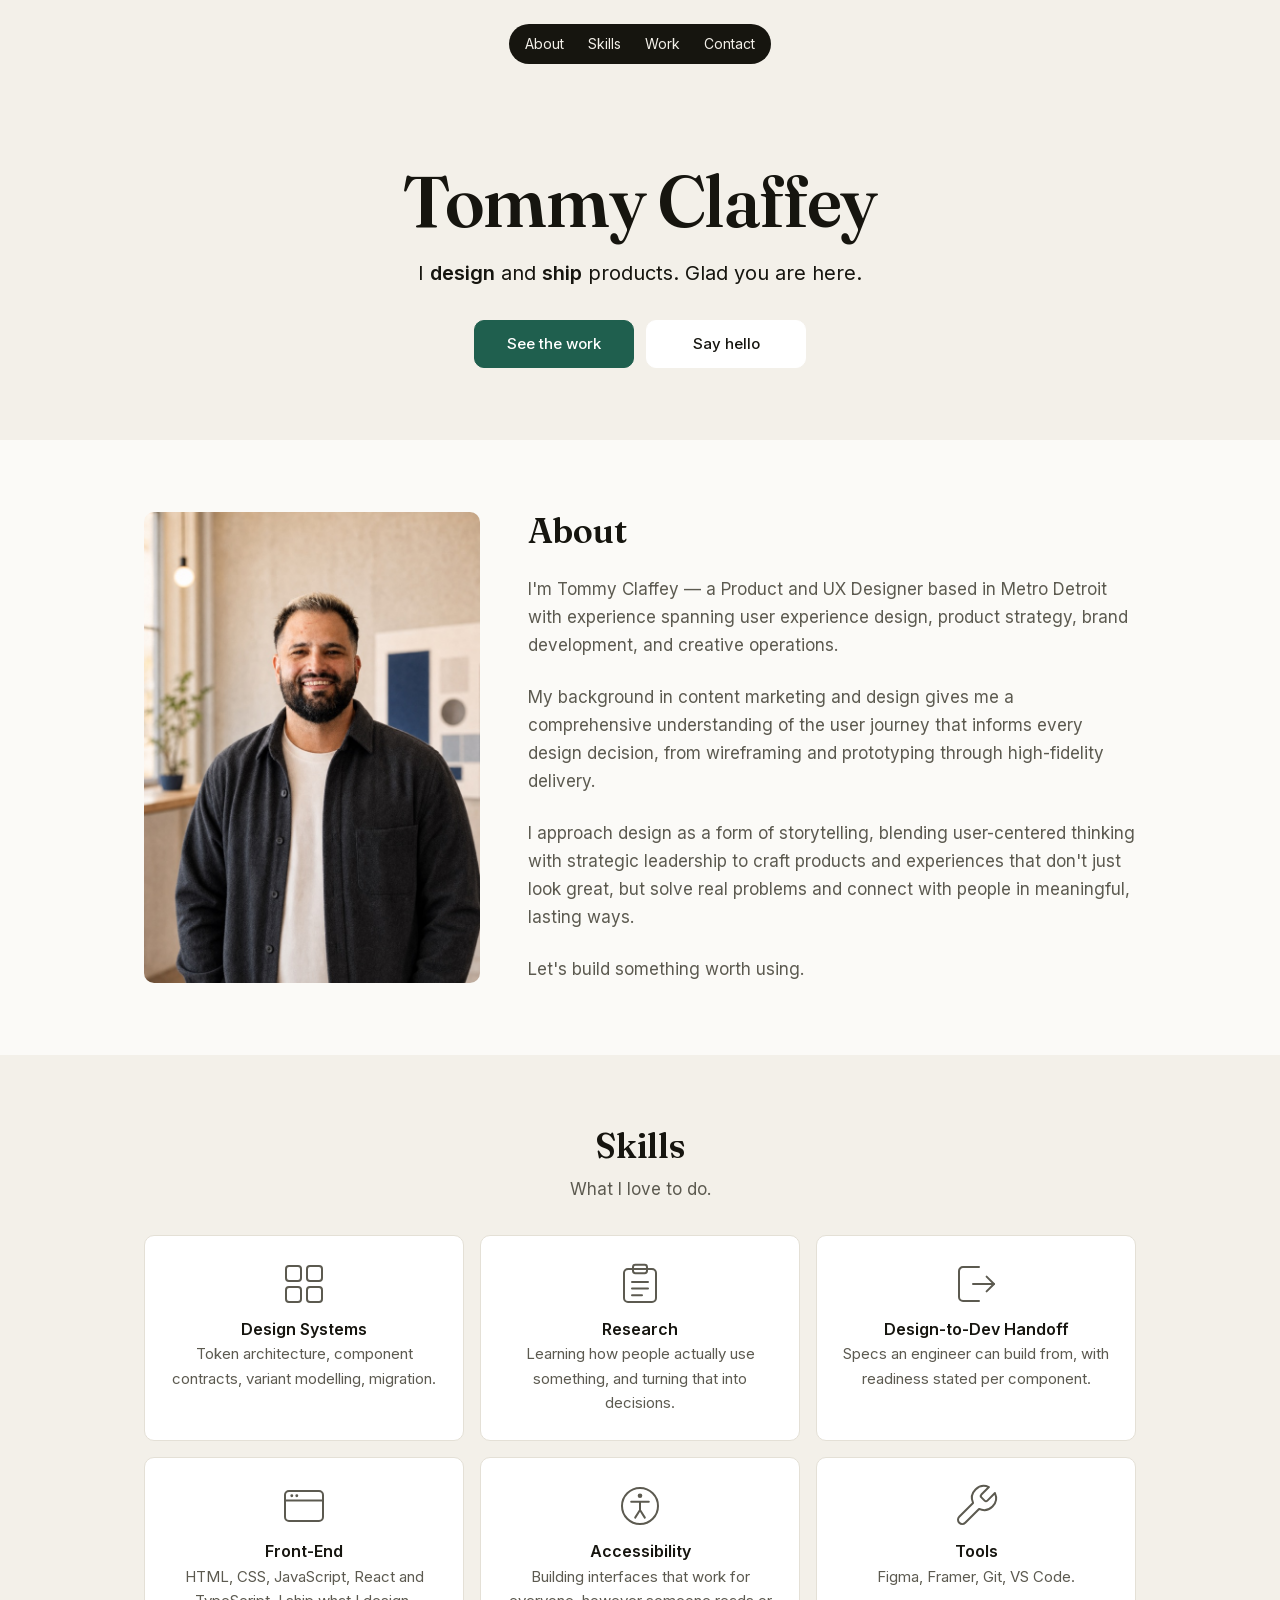
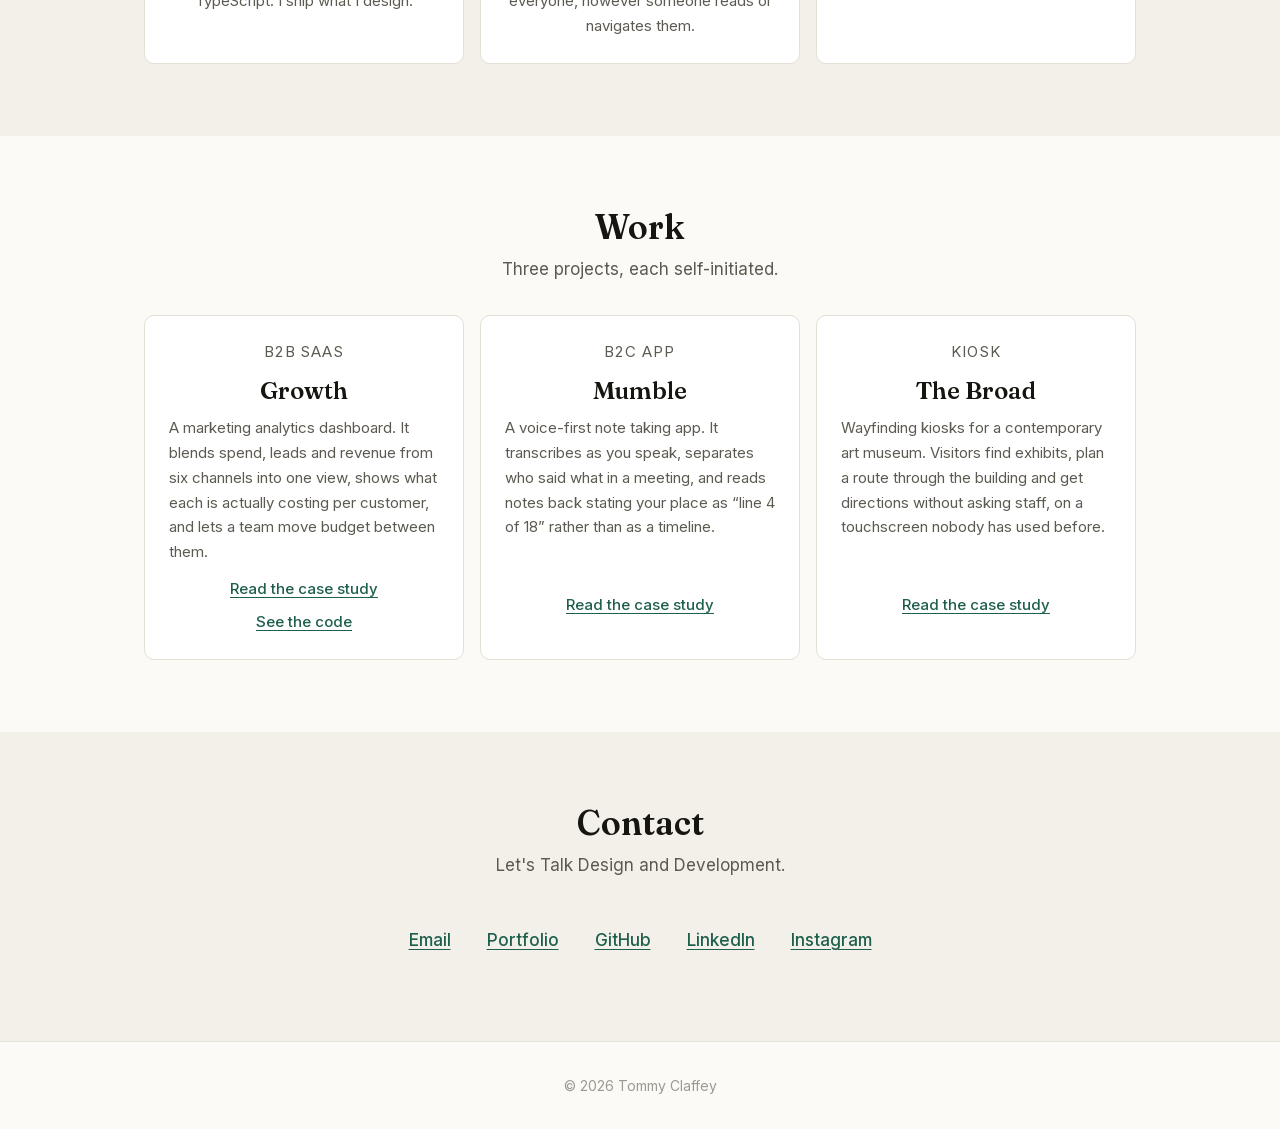
<file: index.html>
<!DOCTYPE html>
<html lang="en">
<head>
<meta charset="UTF-8">
<meta name="viewport" content="width=device-width, initial-scale=1.0">
<title>Tommy Claffey — Product &amp; UX Designer</title>
<meta name="description" content="Tommy Claffey — product and UX designer. Design systems, accessibility, and design-to-developer handoff.">
<!-- Fonts are local and preloaded. Loading them from Google meant the font
     files arrived AFTER first paint, text reflowed when they swapped in, and
     the page height changed under whatever scroll position was already set.
     Preloading same-origin files means layout is correct on the first paint,
     so there is nothing to shift afterwards. Only the two faces used above
     the fold are preloaded -- preloading all five would just make them
     compete for bandwidth. -->
<link rel="preload" href="assets/fonts/fraunces-600.woff2" as="font" type="font/woff2" crossorigin>
<link rel="preload" href="assets/fonts/inter-400.woff2" as="font" type="font/woff2" crossorigin>
<link rel="stylesheet" href="style.css">
</head>
<body>

<!-- First tab stop on the page. Without it a keyboard user walks the entire nav
     before reaching content, on every single visit. -->
<a class="skip" href="#main">Skip to content</a>

<header class="hero">
  <nav class="nav" aria-label="Primary">
    <ul class="nav__list">
      <li><a href="#about">About</a></li>
      <li><a href="#skills">Skills</a></li>
      <li><a href="#work">Work</a></li>
      <li><a href="#contact">Contact</a></li>
    </ul>
  </nav>

  <div class="hero__body">
    <h1 class="hero__name">Tommy Claffey</h1>
    <p class="hero__pitch">
      I <strong>design</strong> and <strong>ship</strong> products. Glad you are here.
    </p>
    <div class="hero__actions" style="display:grid;grid-template-columns:repeat(2,1fr);gap:12px;width:fit-content;margin-inline:auto">
      <a class="btn btn--primary" href="#work" style="justify-content:center">See the work</a>
      <a class="btn btn--primary btn--white" href="#contact" style="justify-content:center">Say hello</a>
    </div>
  </div>
</header>

<main id="main">

  <section class="section" id="about">
    <div class="about">
      <!-- width/height are the INTRINSIC pixel dimensions, not the rendered
           size. The browser uses their ratio to reserve the right space before
           the file arrives, so the text does not jump down when it loads. -->
      <div class="about__media">
        <img class="about__photo" src="assets/tommy.jpg" width="703" height="1100"
             alt="Tommy Claffey, standing in a studio">
      </div>
      <div class="about__body">
        <h2 class="section__title">About</h2>
        <div class="prose">
      <p>
        I'm Tommy Claffey — a Product and UX Designer based in Metro Detroit
        with experience spanning user experience design, product strategy,
        brand development, and creative operations.
      </p>
      <p>
        My background in content marketing and design gives me a comprehensive
        understanding of the user journey that informs every design decision,
        from wireframing and prototyping through high-fidelity delivery.
      </p>
      <p>
        I approach design as a form of storytelling, blending user-centered
        thinking with strategic leadership to craft products and experiences
        that don't just look great, but solve real problems and connect with
        people in meaningful, lasting ways.
      </p>
      <p>Let's build something worth using.</p>
        </div>
      </div>
    </div>
  </section>

  <section class="section" id="skills">
    <h2 class="section__title">Skills</h2>
    <p class="section__sub">What I love to do.</p>
    <ul class="skills">
      <li class="skill">
        <svg class="skill__icon" viewBox="0 0 24 24" width="48" height="48" fill="none" stroke="currentColor" stroke-width="1" stroke-linecap="round" stroke-linejoin="round" aria-hidden="true" focusable="false"><rect x="3" y="3" width="7.5" height="7.5" rx="1.5"/><rect x="13.5" y="3" width="7.5" height="7.5" rx="1.5"/><rect x="3" y="13.5" width="7.5" height="7.5" rx="1.5"/><rect x="13.5" y="13.5" width="7.5" height="7.5" rx="1.5"/></svg>
        <h3>Design Systems</h3>
        <p>Token architecture, component contracts, variant modelling, migration.</p>
      </li>
      <li class="skill">
        <svg class="skill__icon" viewBox="0 0 24 24" width="48" height="48" fill="none" stroke="currentColor" stroke-width="1" stroke-linecap="round" stroke-linejoin="round" aria-hidden="true" focusable="false"><rect x="4" y="4.5" width="16" height="16.5" rx="2"/><rect x="8.5" y="2.4" width="7" height="4.2" rx="1.2"/><path d="M8 11h8M8 14.3h8M8 17.6h5"/></svg>
        <h3>Research</h3>
        <p>Learning how people actually use something,
          and turning that into decisions.</p>
      </li>
      <li class="skill">
        <svg class="skill__icon" viewBox="0 0 24 24" width="48" height="48" fill="none" stroke="currentColor" stroke-width="1" stroke-linecap="round" stroke-linejoin="round" aria-hidden="true" focusable="false"><path d="M13.5 3.5H5.5a2 2 0 0 0-2 2v13a2 2 0 0 0 2 2h8"/><path d="M10.5 12h10.5"/><path d="M17.3 8.3 21 12l-3.7 3.7"/></svg>
        <h3>Design-to-Dev Handoff</h3>
        <p>Specs an engineer can build from, with readiness stated per component.</p>
      </li>
      <li class="skill">
        <svg class="skill__icon" viewBox="0 0 24 24" width="48" height="48" fill="none" stroke="currentColor" stroke-width="1" stroke-linecap="round" stroke-linejoin="round" aria-hidden="true" focusable="false"><rect x="2.5" y="4.5" width="19" height="15" rx="2"/><path d="M2.5 9.2h19"/><circle cx="5.9" cy="6.85" r="0.72" fill="currentColor" stroke="none"/><circle cx="8.4" cy="6.85" r="0.72" fill="currentColor" stroke="none"/></svg>
        <h3>Front-End</h3>
        <p>HTML, CSS, JavaScript, React and TypeScript. I ship what I design.</p>
      </li>
      <li class="skill">
        <svg class="skill__icon" viewBox="0 0 24 24" width="48" height="48" fill="none" stroke="currentColor" stroke-width="1" stroke-linecap="round" stroke-linejoin="round" aria-hidden="true" focusable="false"><circle cx="12" cy="12" r="9"/><circle cx="12" cy="6.9" r="1.15" fill="currentColor" stroke="none"/><path d="M7.6 9.9h8.8M12 9.9v4.1M12 14l-2.4 3.8M12 14l2.4 3.8"/></svg>
        <h3>Accessibility</h3>
        <p>Building interfaces that work for everyone,
        however someone reads or navigates them.</p>
      </li>
      <li class="skill">
        <svg class="skill__icon" viewBox="0 0 24 24" width="48" height="48" fill="none" stroke="currentColor" stroke-width="1" stroke-linecap="round" stroke-linejoin="round" aria-hidden="true" focusable="false"><path d="M14.7 6.3a1 1 0 0 0 0 1.4l1.6 1.6a1 1 0 0 0 1.4 0l3.77-3.77a6 6 0 0 1-7.94 7.94l-6.91 6.91a2.12 2.12 0 0 1-3-3l6.91-6.91a6 6 0 0 1 7.94-7.94l-3.76 3.76z"/></svg>
        <h3>Tools</h3>
        <p>Figma, Framer, Git, VS Code.</p>
      </li>
    </ul>
  </section>

  <section class="section" id="work">
    <h2 class="section__title">Work</h2>
    <p class="section__sub">Three projects, each self-initiated.</p>
    <div class="cards">

      <article class="card">
        <p class="card__tag">B2B SaaS</p>
        <h3 class="card__title">Growth</h3>
        <p>
          A marketing analytics dashboard. It blends spend, leads and revenue
          from six channels into one view, shows what each is actually costing
          per customer, and lets a team move budget between them.
        </p>
        <p class="card__links">
          <a href="https://www.tommyclaffey.com/portfolio/growth">Read the case study</a>
          <a href="https://github.com/tommyclaffey/Growth">See the code</a>
        </p>
      </article>

      <article class="card">
        <p class="card__tag">B2C app</p>
        <h3 class="card__title">Mumble</h3>
        <p>
          A voice-first note taking app. It transcribes as you speak, separates
          who said what in a meeting, and reads notes back stating your place as
          “line 4 of 18” rather than as a timeline.
        </p>
        <p class="card__links">
          <a href="https://www.tommyclaffey.com/portfolio/mumble">Read the case study</a>
        </p>
      </article>

      <article class="card">
        <p class="card__tag">Kiosk</p>
        <h3 class="card__title">The Broad</h3>
        <p>
          Wayfinding kiosks for a contemporary art museum. Visitors find exhibits,
          plan a route through the building and get directions without asking
          staff, on a touchscreen nobody has used before.
        </p>
        <p class="card__links">
          <a href="https://www.tommyclaffey.com/portfolio/broad">Read the case study</a>
        </p>
      </article>

    </div>
  </section>

  <section class="section" id="contact">
    <h2 class="section__title">Contact</h2>
    <p class="section__sub">Let's Talk Design and Development.</p>
    <ul class="contact">
      <li><a href="mailto:thomasclaffey@gmail.com">Email</a></li>
      <li><a href="https://www.tommyclaffey.com">Portfolio</a></li>
      <li><a href="https://github.com/tommyclaffey">GitHub</a></li>
      <li><a href="https://www.linkedin.com/in/tommyclaffey/">LinkedIn</a></li>
      <li><a href="https://www.instagram.com/mrtommyclaffey/">Instagram</a></li>
    </ul>
  </section>

</main>

<footer class="footer">
  <p>© 2026 Tommy Claffey</p>
</footer>


</body>
</html>
</file>
<file: style.css>
@font-face {
  font-family: 'Fraunces';
  font-style: normal;
  font-weight: 500;
  /* block, not swap. swap paints a fallback first and then reflows when the
     real font lands -- which is the layout shift this change exists to
     remove. With the files preloaded and same-origin, the block period is
     imperceptible. */
  font-display: block;
  src: url('assets/fonts/fraunces-500.woff2') format('woff2');
  unicode-range: U+0000-00FF, U+0131, U+0152-0153, U+02BB-02BC, U+02C6, U+02DA,
    U+02DC, U+0304, U+0308, U+0329, U+2000-206F, U+20AC, U+2122, U+2191, U+2193,
    U+2212, U+2215, U+FEFF, U+FFFD;
}

@font-face {
  font-family: 'Fraunces';
  font-style: normal;
  font-weight: 600;
  /* block, not swap. swap paints a fallback first and then reflows when the
     real font lands -- which is the layout shift this change exists to
     remove. With the files preloaded and same-origin, the block period is
     imperceptible. */
  font-display: block;
  src: url('assets/fonts/fraunces-600.woff2') format('woff2');
  unicode-range: U+0000-00FF, U+0131, U+0152-0153, U+02BB-02BC, U+02C6, U+02DA,
    U+02DC, U+0304, U+0308, U+0329, U+2000-206F, U+20AC, U+2122, U+2191, U+2193,
    U+2212, U+2215, U+FEFF, U+FFFD;
}

@font-face {
  font-family: 'Inter';
  font-style: normal;
  font-weight: 400;
  /* block, not swap. swap paints a fallback first and then reflows when the
     real font lands -- which is the layout shift this change exists to
     remove. With the files preloaded and same-origin, the block period is
     imperceptible. */
  font-display: block;
  src: url('assets/fonts/inter-400.woff2') format('woff2');
  unicode-range: U+0000-00FF, U+0131, U+0152-0153, U+02BB-02BC, U+02C6, U+02DA,
    U+02DC, U+0304, U+0308, U+0329, U+2000-206F, U+20AC, U+2122, U+2191, U+2193,
    U+2212, U+2215, U+FEFF, U+FFFD;
}

@font-face {
  font-family: 'Inter';
  font-style: normal;
  font-weight: 500;
  /* block, not swap. swap paints a fallback first and then reflows when the
     real font lands -- which is the layout shift this change exists to
     remove. With the files preloaded and same-origin, the block period is
     imperceptible. */
  font-display: block;
  src: url('assets/fonts/inter-500.woff2') format('woff2');
  unicode-range: U+0000-00FF, U+0131, U+0152-0153, U+02BB-02BC, U+02C6, U+02DA,
    U+02DC, U+0304, U+0308, U+0329, U+2000-206F, U+20AC, U+2122, U+2191, U+2193,
    U+2212, U+2215, U+FEFF, U+FFFD;
}

@font-face {
  font-family: 'Inter';
  font-style: normal;
  font-weight: 600;
  /* block, not swap. swap paints a fallback first and then reflows when the
     real font lands -- which is the layout shift this change exists to
     remove. With the files preloaded and same-origin, the block period is
     imperceptible. */
  font-display: block;
  src: url('assets/fonts/inter-600.woff2') format('woff2');
  unicode-range: U+0000-00FF, U+0131, U+0152-0153, U+02BB-02BC, U+02C6, U+02DA,
    U+02DC, U+0304, U+0308, U+0329, U+2000-206F, U+20AC, U+2122, U+2191, U+2193,
    U+2212, U+2215, U+FEFF, U+FFFD;
}

/* =========================================================================
   Tokens — two tiers.

   Tier 1 is raw values. Tier 2 names them by the job they do. Nothing below
   this block uses a raw colour or a raw size, so retheming the page is an
   edit to this block and nothing else. That is the same discipline as a real
   design system, at the scale a single page justifies.
   ========================================================================= */

:root {
  /* Light only, declared rather than assumed. Without color-scheme a browser
     set to dark still darkens form controls, scrollbars and autofill -- so the
     page renders half-inverted: light surfaces with dark native chrome.
     Declaring it keeps the page consistent on a dark-mode machine. */
  color-scheme: light;

  /* --- tier 1: primitives ------------------------------------------- */
  --paper:      #FBFAF7;
  --paper-warm: #F3F0E9;
  --ink:        #16150F;
  --ink-60:     #5C5A50;
  --ink-30:     #9C9A90;
  --rule:       #E4E0D6;
  --green-700:  #174A3D;
  --green-600:  #1F5F4E;
  --green-100:  #E3EFEA;

  /* --- tier 2: semantic ---------------------------------------------- */
  --surface:        var(--paper);
  --surface-raised: #FFFFFF;
  --surface-sunken: var(--paper-warm);
  --text:           var(--ink);
  --text-muted:     var(--ink-60);
  --text-subtle:    var(--ink-30);
  --border:         var(--rule);
  --accent:         var(--green-600);
  --accent-press:   var(--green-700);
  --accent-tint:    var(--green-100);
  --focus:          var(--green-600);

  /* --- scale ---------------------------------------------------------- */
  --s-1: 4px;  --s-2: 8px;  --s-3: 12px; --s-4: 16px;
  --s-5: 24px; --s-6: 32px; --s-7: 48px; --s-8: 72px; --s-9: 112px;

  --container: 1040px;   /* one page-wide column, used by every band */
  --radius: 10px;
  /* Was used by the nav before it existed. An undefined custom property makes
     the whole declaration invalid, so border-radius silently fell back to 0 --
     square corners, no error, nothing in the console. */
  --radius-pill: 999px;
  /* An absolute width, deliberately NOT ch. `ch` resolves against the
     element's own font-size, so 62ch means ~620px on 17px body text and
     ~1050px on a 34px heading -- the same token producing two different
     widths depending on what it lands on. For a shared column edge it has to
     be one number. 38rem is that number, sized to the body measure. */
  --measure: 38rem;

  --sans: Inter, -apple-system, BlinkMacSystemFont, "Segoe UI", sans-serif;
  --serif: Fraunces, Georgia, "Times New Roman", serif;
}

/* ============================================================ base ==== */

*, *::before, *::after { box-sizing: border-box; }

body {
  margin: 0;
  background: var(--surface);
  color: var(--text);
  font: 400 17px/1.65 var(--sans);
  -webkit-font-smoothing: antialiased;
}

h1, h2, h3 { font-family: var(--serif); font-weight: 600; line-height: 1.15; margin: 0; }
p { margin: 0; }
img { max-width: 100%; display: block; }

a { color: var(--accent); text-underline-offset: 3px; }
a:hover { color: var(--accent-press); }

/* One focus style for everything, so no control can be missed. :focus-visible
   rather than :focus keeps it off mouse clicks without hiding it from
   keyboards — the mistake that makes a site unusable without a pointer. */
a:focus-visible,
button:focus-visible {
  outline: 2px solid var(--focus);
  outline-offset: 3px;
  border-radius: 3px;
}

/* Hidden until focused, then real and visible. A skip link that never shows
   itself is decoration. */
.skip {
  position: absolute; left: var(--s-4); top: -100px;
  z-index: 10;
  background: var(--accent); color: #fff;
  padding: var(--s-2) var(--s-4);
  border-radius: var(--radius);
  text-decoration: none; font-weight: 500;
  transition: top 120ms ease;
}
.skip:focus { top: var(--s-4); color: #fff; }

/* =========================================================== layout ==== */

/* Nothing that carries a band background is constrained -- those run the full
   viewport, and their children carry the measure instead. Constraining the
   band itself would stop its background at the content edge, which is a
   stripe, not a band. */
.footer > p {
  max-width: var(--container);
  margin-inline: auto;
  padding-inline: var(--s-5);
}
.section > * {
  max-width: var(--container);
  margin-inline: auto;
  padding-inline: var(--s-5);
}

/* ============================================================== nav ==== */

/* Links only -- the h1 below is the identity, so no wordmark here.

   The nav is its own band rather than transparent over the hero's tint. On a
   tinted background with muted link colour it had almost no contrast against
   anything: not against the surface behind it, and not against the hero it
   sits above. A header that has to be hunted for is not doing its job.

   Full-bleed like the other bands, so the background crosses the viewport and
   the list inside carries the container width. */
/* A floating capsule rather than an edge-to-edge bar.

   The background moves off .nav and onto .nav__list, so the dark shape hugs
   its four links instead of spanning the container. A full-width bar with
   rounded corners reads as a bar someone rounded; a shape sized to its
   contents reads as an object. .nav keeps only the job of centring it.

   Ink, not white: white on the hero's warm tint is a 17-point difference --
   technically a contrast, visually the same surface. */
.nav {
  display: flex;
  justify-content: center;
  padding-block: var(--s-5);
}

.nav__list {
  list-style: none;
  display: flex; flex-wrap: wrap; justify-content: center;
  gap: 0;
  background: var(--ink);
  border-radius: var(--radius-pill);
  /* No vertical padding: the links define the capsule's height directly, so
     it is exactly as tall as its content instead of 8px taller. Horizontal
     padding stays minimal for the same reason -- every pixel here is mass,
     and this element had more visual weight than the name it sits above. */
  padding: 0 var(--s-1);
  margin: 0;
  max-width: calc(100% - var(--s-8));
  font-size: 14px;
}

.nav__list a {
  color: var(--paper-warm); text-decoration: none;
  display: inline-flex; align-items: center;
  /* 40px, held deliberately. Shrinking these to 32 would have taken another
     8px off the capsule and dropped the target well under the 44px guideline
     -- the height is the one dimension here that is doing a job other than
     looking right. The mass came off the width and the type size instead. */
  min-height: 40px; padding-inline: var(--s-3);
  border-radius: var(--radius-pill);
}
.nav__list a:hover { color: #FFFFFF; background: rgb(255 255 255 / 0.12); }
/* The accent green is invisible on ink, so the ring has to go light on the
   one element that most needs one. */
.nav__list a:focus-visible { outline-color: var(--paper-warm); }


/* ============================================================= hero ==== */

/* Centred, with the measure preserved. Centring a block is not the same as
   letting its lines run the full width -- long centred lines are the harder
   thing to read, and this page argues about legibility. */
/* Wider than the prose measure. The pitch is display copy, read once at a
   glance rather than settled into, and at --measure it broke to four short
   centred lines. Wider gives three fuller ones. */
.hero__body {
  /* Bottom padding was 112px, sized for a four-line pitch. With a one-line
     pitch the hero holds far less, and the same padding left a screen of dead
     space under the buttons. Space should scale with what it surrounds. */
  padding-block: var(--s-8) var(--s-8);
  max-width: 42rem;
  margin-inline: auto;
  text-align: center;
}


/* clamp() rather than breakpoints: the size is continuous, so there is no
   width at which the heading is briefly wrong.

   The floor is 36px, not 44. A clamp minimum is a floor the text cannot go
   below no matter how narrow the screen gets, so it is the one number in a
   fluid scale that can still overflow. At 44px "Tommy Claffey" needs roughly
   300px and a 320px phone offers 272px after padding -- the fluid middle was
   never the risk, the floor was. */
.hero__name {
  /* Ceiling drops 84 -> 72. With the role line gone the name sits directly
     over a 24px subhead, and 84 made that a 3.5x jump -- big enough that
     everything under it read as small print rather than as the next level. */
  font-size: clamp(36px, 7vw, 72px);
  letter-spacing: -0.02em;
  /* The pitch is the only thing under the name now, so the two are the unit.
     12px was tight because a small caps role line sat between them; with the
     subhead carrying the weight directly, it needs room to be its own line
     rather than a caption. */
  margin-bottom: var(--s-4);
  /* Breaks a long name across lines rather than out of the viewport, if a
     narrower screen than I tested ever turns up. */
  overflow-wrap: break-word;
  text-wrap: balance;
}
/* Balanced so the three lines come out near-equal instead of leaving a short
   orphan on the last one, which is the failure mode of centred display copy. */
.hero__pitch {
  /* Larger than before. One short line has to hold the space a paragraph used
     to, and at 21px it read as a caption under the name rather than as the
     line the page is built around. */
  /* 24 -> 20. It is a subhead under a 72px name, not a second headline; at
     24 it was closer in size to the About body copy's role than to a caption
     line, which made the hero read as two competing statements again. */
  font-size: clamp(16px, 1.9vw, 20px);
  line-height: 1.45;
  color: var(--text);
  text-wrap: balance;
}
.hero__pitch strong { color: var(--text); font-weight: 600; }

/* 32px, not 48. The buttons follow FROM the line above them -- they are the
   next step in the same thought, so they sit closer to it than the pitch sits
   to the name block. Equal gaps everywhere would flatten that. */
/* Equal-width buttons, without hardcoding a width.

   Each button used to size itself to its own label, so "See the work" came out
   wider than "Say hello". A min-width would fix the symptom and quietly break
   the moment either label changed.

   Two 1fr tracks inside a fit-content container instead: the grid shrinks to
   its content, and 1fr splits that equally -- so both buttons take the width
   of the longer one, whatever it happens to say. */
.hero__actions {
  display: grid;
  grid-template-columns: repeat(2, 1fr);
  gap: var(--s-3);
  width: fit-content;
  margin: var(--s-6) auto 0;
}

/* Below this the pair is wider than the screen, so they stack full width
   rather than being squeezed. */
@media (max-width: 400px) {
  .hero__actions { grid-template-columns: 1fr; width: 100%; }
}

.btn {
  display: inline-flex; align-items: center;
  /* 48, above the 44px accessible minimum rather than exactly on it. These
     are the only two actions in the hero and they sat under a 72px name at
     the size of body text -- correct by the rule and wrong by the page. */
  min-height: 48px;
  padding: 0 var(--s-6);
  /* --text-subtle, not --border. The ghost button sat as a 1px #E4E0D6 line
     on an #F3F0E9 hero -- about a shade apart, so its edge was barely
     visible. Beside a solid green button that reads as one continuous object,
     the same 160x48 box looked smaller and less round, because a filled shape
     always reads larger than an outline of identical size. The geometry was
     never the problem; the edge definition was. */
  border: 1px solid var(--text-subtle); border-radius: var(--radius);
  background: var(--surface-raised); color: var(--text);
  font: 500 15px var(--sans); text-decoration: none;
  transition: background 120ms ease, border-color 120ms ease;
}
.btn:hover { border-color: var(--text-subtle); color: var(--text); }
.btn--primary {
  background: var(--accent); border-color: var(--accent); color: #fff;
}
/* The second button IS the first button. Same .btn and .btn--primary, so it
   inherits every box property -- padding, min-height, radius, border width,
   font. This class changes three colours and nothing else, which makes a
   size difference between them impossible rather than merely unlikely. */
.btn--primary:hover { background: var(--accent-press); border-color: var(--accent-press); color: #fff; }

.btn--white { background: #FFFFFF; border-color: #FFFFFF; color: var(--text); }
.btn--white:hover { background: #FFFFFF; border-color: #FFFFFF; color: var(--text); filter: brightness(0.96); }

/* ========================================================= sections ==== */

/* The hero is the first band, not a neutral run-up to them. It and About were
   both paper with a hairline between, so the one boundary a reader meets first
   was the one with the least contrast -- the rhythm started on the third
   screen. Tinting the hero makes every boundary on the page a colour change,
   including the first. */
.hero { background: var(--surface-sunken); }

/* Alternating bands rather than hairlines. A 1px rule separates sections in
   the sense that a reader could find it if asked to; a change of surface
   separates them at a glance, which is the actual job. */
.section { padding-block: var(--s-8); text-align: center; }

/* NO extra bottom padding here, deliberately.

   It was added so lower nav links could scroll their section to the very top
   of the viewport -- on a tall window the page is shorter than (anchor
   position + window height), so the browser scrolls as far as it can and
   stops. The fix worked and cost 340px of empty tinted space at the bottom of
   every visit.

   That is the wrong trade. The void is visible to everyone, every time; the
   imprecision is visible to someone who clicks a nav link on a very tall
   window and notices they landed 200px off. Reverted.

   scroll-margin-top has also been removed, to rule it out as a cause of the
   reported bouncing. There are now no scroll-affecting properties on this
   page at all -- anchors behave exactly as the browser's default. */
.section:nth-of-type(even) { background: var(--surface-sunken); }

/* No borders anywhere. Every boundary is now a change of surface, and a rule
   drawn on top of one is the same statement twice. */
.section__title { font-size: clamp(24px, 3.5vw, 34px); margin-bottom: var(--s-2); text-wrap: balance; }
.section__sub { color: var(--text-muted); margin-bottom: var(--s-6); }

/* Not applied inside About, whose heading sits in the text column and sets
   its own spacing above the prose. */
/* Sections with a sub-line get 32px between the heading and the content,
   because the sub carries it. About has no sub, so its heading sat 8px off
   its first paragraph -- the same heading with two different amounts of air
   under it depending on whether the next element happened to exist. The
   spacing belongs to the gap, not to whatever is filling it. */
.section__title + .skills,
.section__title + .cards,
.section__title + .contact { margin-top: var(--s-6); }

/* About is the only long-form section, so it is set as an editorial block:
   heading and body share one left edge, and the block as a whole is centred
   on the page.

   A centred heading over left-aligned prose is the awkward middle -- it reads
   as a centred layout that failed rather than as a decision. Either the
   heading joins the text's edge or the text joins the heading's centre, and
   the text cannot be centred without giving every line a different starting
   point. So the heading moves. */
#about { text-align: left; }

/* Photo left, text right, as one centred block.

   grid-template-columns is only declared at the wide breakpoint. Below it the
   grid is a single column and the photo stacks above the text -- which is the
   correct order to fall back to, because the source order already puts the
   photo first. Reordering with CSS would have made the visual order and the
   reading order disagree for anyone using a screen reader. */
.about {
  display: grid;
  gap: var(--s-6);
}
/* The photo is wrapped so it can be taken OUT of layout on the wide screen.

   It used to size its own grid row: height: 100% cannot resolve against an
   indefinite row, so the browser fell back to the image's intrinsic height
   and the row grew to fit it. That makes the About section's height depend on
   a resource that arrives late -- and when it lands, the page height changes
   under a scroll position that was already set, so the browser clamps and the
   view jumps. From the top of the page that is the whole distance; once
   you've scrolled, the image is already decoded and nothing moves. Which is
   exactly the symptom.

   Absolutely positioning it makes the row height depend on the TEXT alone, so
   the layout is final before the image exists. */
.about__media { border-radius: var(--radius); overflow: hidden; }

.about__photo {
  width: 100%;
  height: auto;
  display: block;
  /* The source is a 1003x1568 portrait. Constraining it on the narrow layout
     stops a full-width face taking the whole first screen of the section. */
  max-width: 15rem;
  margin-inline: auto;
}
.about__media { max-width: 15rem; margin-inline: auto; }

@media (min-width: 800px) {
  .about {
    /* Text column IS the measure; the photo takes whatever is left.
       Sizing it the other way round (photo fixed, text 1fr) left the prose
       capped at --measure inside a wider column, so its right edge stopped
       short of the container edge that every other section meets. Fixing the
       text column instead makes the right edge line up without letting the
       line length grow. */
    grid-template-columns: 1fr var(--measure);
    gap: var(--s-7);
    /* stretch, not start: the photo's column has to be as tall as the text
       column for the image to fill it. `start` would collapse it to its own
       content height, which is what made it stop short of the paragraphs. */
    align-items: stretch;
  }
  /* Fills the column, top of the heading to the last line of text. object-fit
     crops rather than distorts, and the position keeps the face in frame as
     the text column grows or shrinks. */
  .about__media {
    position: relative;
    /* A floor, so a short text column still gives the photo a sensible shape
       rather than collapsing it. */
    min-height: 22rem;

    /* Both of these are undoing the narrow-layout rule, and both are load
       bearing.

       A grid item stretches to fill its track ONLY while its margins are not
       auto. The narrow layout sets margin-inline: auto to centre a 240px
       photo, and that quietly opted this box out of stretching -- so instead
       of filling its 336px track it sized to its content. Its only content is
       an absolutely positioned image, which contributes nothing, so the box
       computed to 0px wide and the photo vanished while remaining loaded,
       visible and opacity 1.

       Nothing reported an error. The image was fine; the box around it was
       zero. */
    max-width: none;
    margin-inline: 0;
  }
  .about__photo {
    position: absolute;
    inset: 0;
    width: 100%;
    height: 100%;
    max-width: none;
    object-fit: cover;
    object-position: 50% 25%;
  }
}

/* The heading lives inside the text column now, so it needs no width of its
   own -- the column already sets the edge it aligns to. */
.about__body { min-width: 0; }
.about__body .section__title { margin-bottom: var(--s-5); }

/* Left-aligned, inside a centred block.

   Centring is fine for a heading or a one-line sub -- the eye takes those in
   whole. It is wrong for a paragraph: every line starts at a different x, so
   the eye has to hunt for the beginning of each one instead of returning to a
   fixed edge. That cost is small for most readers and large for some, and
   this is the section that says I spend more time on legibility than on
   whether it's pretty. Centring it would contradict the sentence in it.

   The BLOCK stays centred on the page. Only the text inside is aligned. */
.prose {
  max-width: var(--measure);
  display: grid; gap: var(--s-5);
  color: var(--text-muted);
  text-align: left;
}

/* Skills: auto-fit is right here. Six items divide evenly into 3, 2 or 1
   column, so whatever count the grid picks, no row is left short. */
/* NOTE the block-axis-only resets below.

   `.section > *` centres and gutters every direct child with margin-inline:
   auto and padding-inline. A list reset written as the SHORTHAND `margin: 0;
   padding: 0` sets all four sides, so it silently wiped both -- same
   specificity, later in the file, so it won. The grids went
   left-against-the-viewport-edge with no gutter, and the first card looked
   clipped.

   Nothing was overridden on purpose; a shorthand just reached further than
   the property it was written for. Resetting only the axis being reset is
   what keeps the layout rule intact. */
.skills {
  display: grid; gap: var(--s-4);
  grid-template-columns: repeat(auto-fit, minmax(260px, 1fr));
  list-style: none; margin-block: 0; padding-block: 0;
}

/* Cards: THREE items, so this one needs a breakpoint and auto-fit is wrong.
   At two columns the third card is stranded alone in row two beside a dead
   half-width gap -- and auto-fit cannot avoid it, because the grid has no
   idea how many items it is about to hold. Three columns or one, never two.

   Worth saying plainly: the rest of this page has no breakpoints because
   nothing else needed one. This does. "No media queries" is a nice property,
   not a rule to defend past the point where it produces a worse layout. */
.cards {
  display: grid; gap: var(--s-4);
  grid-template-columns: 1fr;
  list-style: none; margin-block: 0; padding-block: 0;
}
@media (min-width: 900px) {
  .cards { grid-template-columns: repeat(3, 1fr); }
}

/* Raised, not sunken. These used to be sunken tiles on a paper section; the
   Skills band is now that same sunken colour, so a sunken tile on it would
   have disappeared into its own background. */
.skill {
  background: var(--surface-raised);
  border: 1px solid var(--border);
  border-radius: var(--radius);
  padding: var(--s-5);
}
/* Decorative, so aria-hidden and not focusable -- the heading directly below
   already names the skill, and an icon that repeats it just makes a screen
   reader say everything twice. focusable="false" because IE/Edge legacy puts
   SVGs in the tab order otherwise, which would add six empty tab stops.

   Stroke, not fill, and currentColor rather than a hardcoded value -- so the
   set inherits the accent and would follow a retheme without being touched. */
.skill__icon {
  width: 48px; height: 48px;
  display: block; margin: 0 auto var(--s-3);
  /* Identical to .skill p, the paragraph directly beneath each heading. */
  color: var(--text-muted);
  fill: none;
  stroke: currentColor;
  /* 1px. The hex already matched the paragraph text; a heavier stroke at 22px
     still reads darker than antialiased 15px type, so the weight is what makes
     them look different, not the colour. */
  /* 1, not 1.25. Stroke is in viewBox units, so it scales with the icon --
     at 36px a 1.25 stroke renders ~1.9px, noticeably heavier than it did at
     28. Dropping to 1 keeps the rendered weight where it was (~1.5px) while
     the shapes get bigger, which is the point. */
  stroke-width: 1;
  stroke-linecap: round;
  stroke-linejoin: round;
}

.skill h3 { font-family: var(--sans); font-size: 16px; font-weight: 600; margin-bottom: var(--s-1); }
.skill p  { font-size: 15px; color: var(--text-muted); }

.card {
  /* Tag and title centred (below), body left. Three or four centred lines
     are already enough to make every line start somewhere new. */
  text-align: left;
  background: var(--surface-raised);
  border: 1px solid var(--border);
  border-radius: var(--radius);
  padding: var(--s-5);
  display: flex; flex-direction: column; gap: var(--s-3);
}
.card__tag {
  text-align: center;
  /* 11 -> 10, and 500 -> 400. Uppercase and letter-spaced type reads heavier
     than its point size suggests, so the weight was doing the same job as the
     caps and compounding it. Dropping both lets the card title be the first
     thing the eye reaches.

     Letter-spacing stays: at 10px, caps set solid are harder to read, and the
     tracking is what keeps it legible rather than what makes it loud. */
  font-size: 9px; font-weight: 400; letter-spacing: 0.08em;
  text-transform: uppercase; color: var(--accent);
}
.card__title { font-size: 24px; text-align: center; }
.card p { font-size: 15px; color: var(--text-muted); }
/* Two links on one card, one on the others. margin-top: auto pins the row to
   the bottom of every card regardless, so the cards' link rows line up across
   the row even though their body copy differs in length. */
/* Stacked, not inline. Two links separated by a dot read as one row of
   equal options; stacked, the case study is clearly the primary and the code
   the secondary. margin-top: auto still pins the block to the bottom, so the
   rows line up across cards whose body copy differs in length. */
/* A fixed-height block, centred.

   Growth has two links and the other two cards have one. With the block simply
   pinned to the bottom, a single link lined up with Growth's SECOND link,
   which made the row look like one card had an extra item bolted on top
   rather than one card having two.

   Reserving the height of two links and centring within it puts a lone link on
   the midpoint between Growth's pair -- so a straight line across the row cuts
   between them. */
.card__links {
  margin-top: auto;
  display: flex; flex-direction: column;
  align-items: center; justify-content: center;
  gap: var(--s-2);
  /* Exactly the height of two links plus their gap, and NO padding-top.

     Padding on one side only makes centring asymmetric: the block centres its
     content inside the padding box, so a top-only pad pushes a lone link below
     the midpoint of Growth's pair. Separation from the body copy comes from
     the card's own column gap instead, which applies equally to every card. */
  /* 58px = the measured height of Growth's two links plus their gap. Not
     calculated from font-size and gap -- that gave 44 and left the single
     links 7px low, because the links render taller than the arithmetic
     suggested. Measured in the browser instead. */
  min-height: 58px;
  font-size: 15px;
}
.card__links a { font-weight: 500; }

/* Text links are the easiest thing on a page to miss with a thumb. These get
   a real 44px target and their own padding, so the tappable area matches what
   the eye reads as the control rather than just the glyphs. */
.contact {
  list-style: none; margin-block: 0; padding-block: 0;
  display: flex; flex-wrap: wrap; justify-content: center;
  gap: var(--s-2) var(--s-3);
  font-size: 17px; font-weight: 500;
}
.contact a {
  display: inline-flex; align-items: center;
  /* 58px = the measured height of Growth's two links plus their gap. Not
     calculated from font-size and gap -- that gave 44 and left the single
     links 7px low, because the links render taller than the arithmetic
     suggested. Measured in the browser instead. */
  min-height: 58px; padding-inline: var(--s-3);
  border-radius: var(--radius);
}
.contact a:hover { background: var(--surface-raised); }

/* =========================================================== footer ==== */

.footer {
  border-top: 1px solid var(--border);
  padding-block: var(--s-6);
  color: var(--text-subtle); font-size: 14px;
  text-align: center;
}


/* Motion is decoration here, so it is the first thing to go when someone has
   asked the OS for less of it. */
@media (prefers-reduced-motion: reduce) {
  *, *::before, *::after {
    animation-duration: 0.01ms !important;
    transition-duration: 0.01ms !important;
    scroll-behavior: auto !important;
  }
}
</file>
